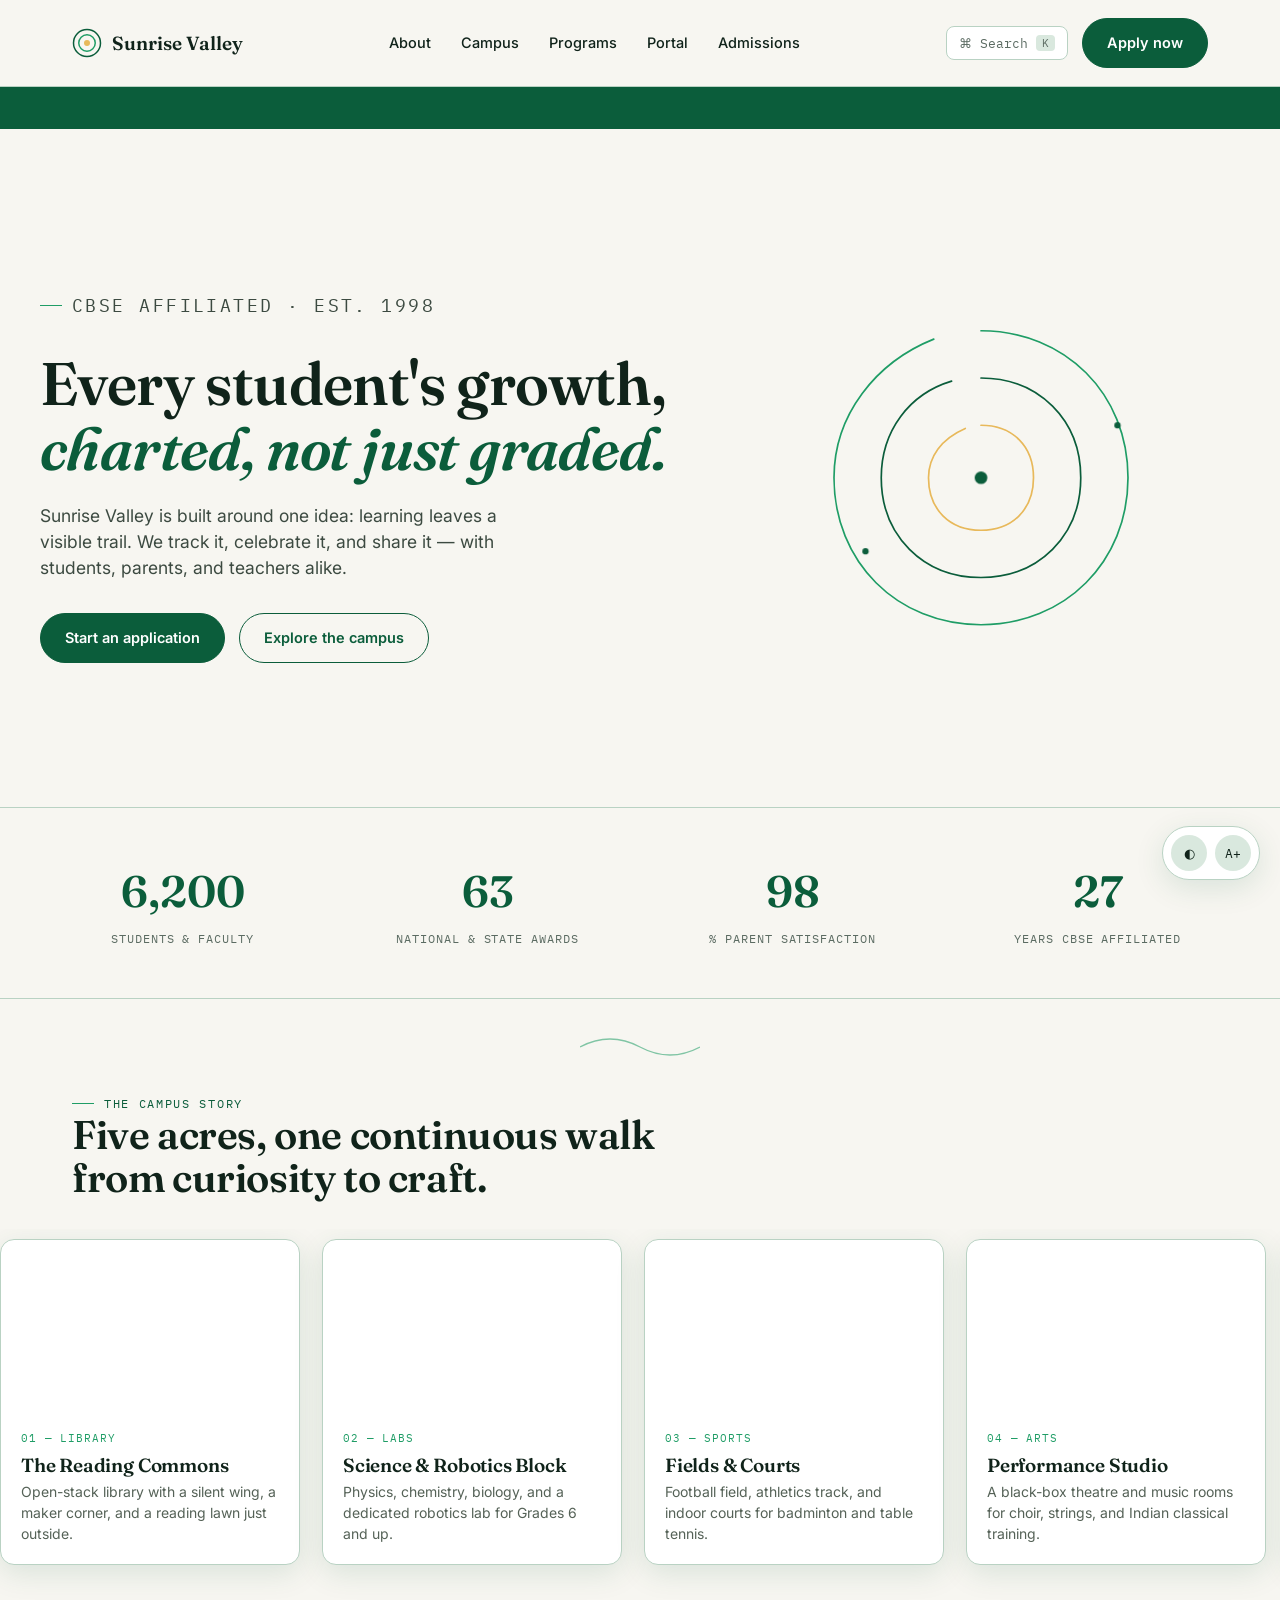
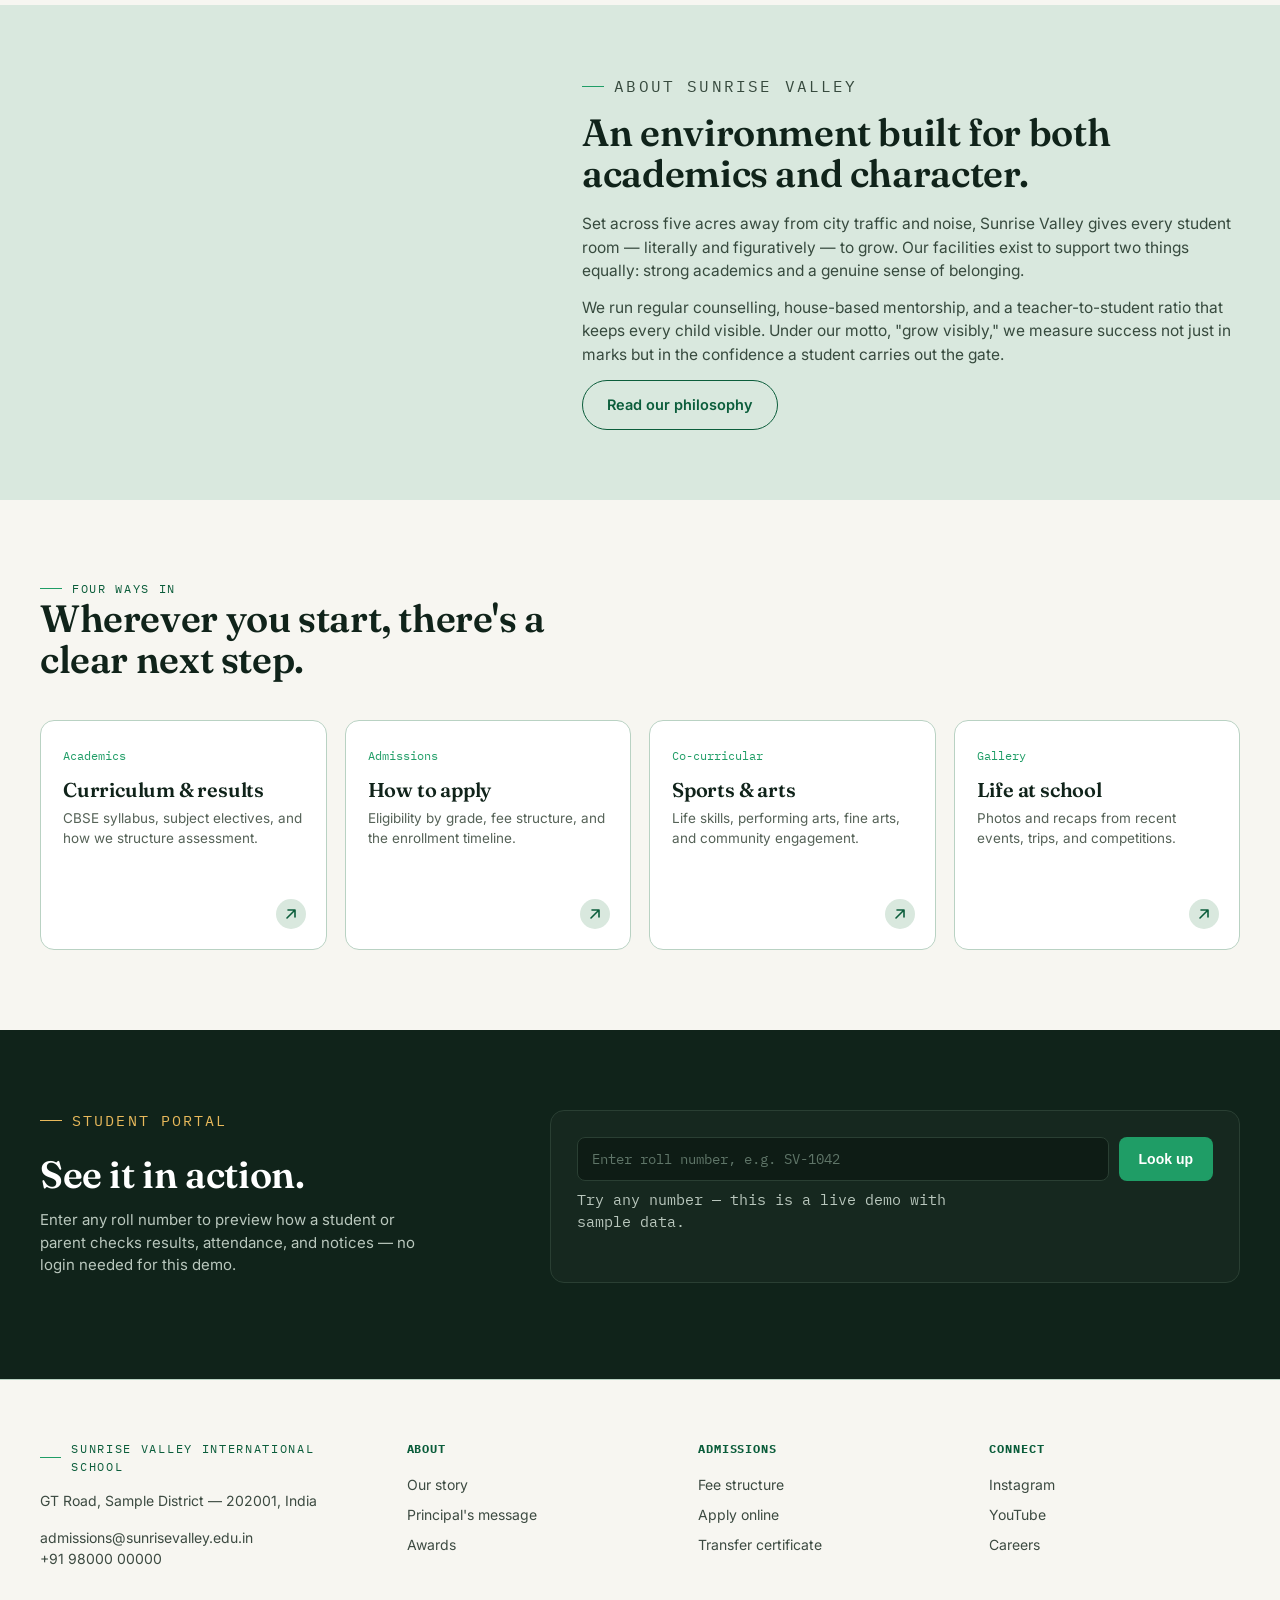
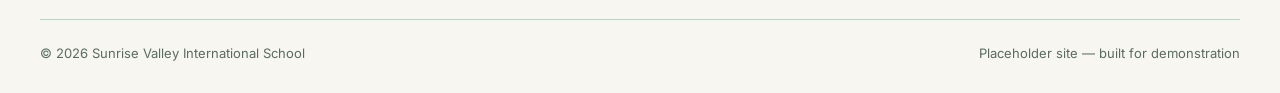
<file: index.html>
<!DOCTYPE html>
<html lang="en">
<head>
<meta charset="UTF-8">
<meta name="viewport" content="width=device-width, initial-scale=1.0">
<title>Sunrise Valley International School</title>
<meta name="description" content="Sunrise Valley International School — where every student's growth is charted, not just graded.">
<link rel="preconnect" href="https://fonts.googleapis.com">
<link href="https://fonts.googleapis.com/css2?family=Fraunces:ital,opsz,wght@0,9..144,300;0,9..144,500;0,9..144,600;0,9..144,700;1,9..144,500&family=Inter:wght@400;500;600;700&family=IBM+Plex+Mono:wght@400;500&display=swap" rel="stylesheet">
<link rel="stylesheet" href="css/style.css">
</head>
<body>

<header>
  <nav>
    <a href="#top" class="logo">
      <svg viewBox="0 0 40 40" fill="none"><circle cx="20" cy="20" r="18" stroke="#0B5D3B" stroke-width="2"/><circle cx="20" cy="20" r="11" stroke="#1F9D66" stroke-width="2"/><circle cx="20" cy="20" r="4" fill="#E8B95B"/></svg>
      Sunrise Valley
    </a>
    <div class="nav-links">
      <a href="#about">About</a>
      <a href="#story">Campus</a>
      <a href="#programs">Programs</a>
      <a href="#portal">Portal</a>
      <a href="#admissions">Admissions</a>
    </div>
    <div class="nav-actions">
      <button class="search-btn" aria-label="Search site"><span>⌘</span> Search <span class="kbd">K</span></button>
      <a href="#admissions" class="btn btn-primary">Apply now</a>
    </div>
  </nav>
</header>

<div class="ticker-bar" role="marquee" aria-label="School announcements">
  <div class="ticker-track">
    <span>Annual Sports Meet begins Aug 4 — parent registration open</span>
    <span>Grade 10 Science Fair submissions due this Friday</span>
    <span>New library wing opens next term</span>
    <span>Admissions for 2026–27 close September 15</span>
    <span>Inter-house Debate Finals — Auditorium, 4 PM Thursday</span>
  </div>
</div>

<section class="hero" id="top">
  <div class="hero-inner">
    <div>
      <p class="eyebrow">CBSE Affiliated · Est. 1998</p>
      <h1>Every student's growth,<br><em>charted, not just graded.</em></h1>
      <p>Sunrise Valley is built around one idea: learning leaves a visible trail. We track it, celebrate it, and share it — with students, parents, and teachers alike.</p>
      <div class="hero-actions">
        <a href="#admissions" class="btn btn-primary">Start an application</a>
        <a href="#story" class="btn btn-ghost">Explore the campus</a>
      </div>
    </div>
    <div class="rings-wrap" aria-hidden="true">
      <svg viewBox="0 0 400 400">
        <path class="ring-path r1" d="M200,60 C280,60 340,120 340,200 C340,280 280,340 200,340 C120,340 60,280 60,200 C60,140 100,90 155,68"/>
        <path class="ring-path r2" d="M200,105 C255,105 295,145 295,200 C295,255 255,295 200,295 C145,295 105,255 105,200 C105,155 132,120 172,108"/>
        <path class="ring-path r3" d="M200,150 C230,150 250,170 250,200 C250,230 230,250 200,250 C170,250 150,230 150,200 C150,180 162,163 185,153"/>
        <circle class="ring-dot" cx="200" cy="200" r="6"/>
        <circle class="ring-dot" cx="330" cy="150" r="3" style="animation-delay:2.4s"/>
        <circle class="ring-dot" cx="90" cy="270" r="3" style="animation-delay:2.6s"/>
      </svg>
    </div>
  </div>
</section>

<section class="stats">
  <div class="stats-grid">
    <div><div class="stat-num" data-count="6200">0</div><div class="stat-label">Students &amp; faculty</div></div>
    <div><div class="stat-num" data-count="63">0</div><div class="stat-label">National &amp; state awards</div></div>
    <div><div class="stat-num" data-count="98">0</div><div class="stat-label">% parent satisfaction</div></div>
    <div><div class="stat-num" data-count="27">0</div><div class="stat-label">Years CBSE affiliated</div></div>
  </div>
</section>

<div class="divider" aria-hidden="true">
  <svg viewBox="0 0 120 24"><path d="M0,12 Q30,-4 60,12 T120,12" fill="none" stroke="#1F9D66" stroke-width="1.4"/></svg>
</div>

<section id="story">
  <div class="story-head">
    <p class="eyebrow">The campus story</p>
    <h2>Five acres, one continuous walk from curiosity to craft.</h2>
  </div>
  <div class="story-rail">
    <div class="story-card">
      <div class="img" style="background-image:url('https://images.unsplash.com/photo-1521587760476-6c12a4b040da?w=500&q=60')"></div>
      <div class="body"><p class="tag">01 — Library</p><h3>The Reading Commons</h3><p>Open-stack library with a silent wing, a maker corner, and a reading lawn just outside.</p></div>
    </div>
    <div class="story-card">
      <div class="img" style="background-image:url('https://images.unsplash.com/photo-1554475901-4538ddfbccc2?w=500&q=60')"></div>
      <div class="body"><p class="tag">02 — Labs</p><h3>Science &amp; Robotics Block</h3><p>Physics, chemistry, biology, and a dedicated robotics lab for Grades 6 and up.</p></div>
    </div>
    <div class="story-card">
      <div class="img" style="background-image:url('https://images.unsplash.com/photo-1461896836934-ffe607ba8211?w=500&q=60')"></div>
      <div class="body"><p class="tag">03 — Sports</p><h3>Fields &amp; Courts</h3><p>Football field, athletics track, and indoor courts for badminton and table tennis.</p></div>
    </div>
    <div class="story-card">
      <div class="img" style="background-image:url('https://images.unsplash.com/photo-1513364776144-60967b0f800f?w=500&q=60')"></div>
      <div class="body"><p class="tag">04 — Arts</p><h3>Performance Studio</h3><p>A black-box theatre and music rooms for choir, strings, and Indian classical training.</p></div>
    </div>
    <div class="story-card">
      <div class="img" style="background-image:url('https://images.unsplash.com/photo-1580582932707-520aed937b7b?w=500&q=60')"></div>
      <div class="body"><p class="tag">05 — Grounds</p><h3>The Reading Lawn</h3><p>Shaded outdoor seating where classes move outside on clear mornings.</p></div>
    </div>
  </div>
</section>

<section class="about" id="about">
  <div class="about-grid">
    <div class="about-photos" aria-hidden="true">
      <div style="background-image:url('https://images.unsplash.com/photo-1580582932707-520aed937b7b?w=500&q=60')"></div>
      <div style="background-image:url('https://images.unsplash.com/photo-1509062522246-3755977927d7?w=500&q=60')"></div>
    </div>
    <div>
      <p class="eyebrow">About Sunrise Valley</p>
      <h2>An environment built for both academics and character.</h2>
      <p>Set across five acres away from city traffic and noise, Sunrise Valley gives every student room — literally and figuratively — to grow. Our facilities exist to support two things equally: strong academics and a genuine sense of belonging.</p>
      <p>We run regular counselling, house-based mentorship, and a teacher-to-student ratio that keeps every child visible. Under our motto, "grow visibly," we measure success not just in marks but in the confidence a student carries out the gate.</p>
      <a href="#programs" class="btn btn-ghost">Read our philosophy</a>
    </div>
  </div>
</section>

<section class="programs" id="programs">
  <div class="programs-head">
    <p class="eyebrow">Four ways in</p>
    <h2>Wherever you start, there's a clear next step.</h2>
  </div>
  <div class="programs-grid">
    <a href="#" class="prog-card">
      <div><p class="num">Academics</p><h3>Curriculum &amp; results</h3><p>CBSE syllabus, subject electives, and how we structure assessment.</p></div>
      <div class="arrow" aria-hidden="true"><svg width="14" height="14" viewBox="0 0 14 14"><path d="M3 11L11 3M11 3H4M11 3V10" stroke="#0B5D3B" stroke-width="1.6" stroke-linecap="round" stroke-linejoin="round"/></svg></div>
    </a>
    <a href="#admissions" class="prog-card">
      <div><p class="num">Admissions</p><h3>How to apply</h3><p>Eligibility by grade, fee structure, and the enrollment timeline.</p></div>
      <div class="arrow" aria-hidden="true"><svg width="14" height="14" viewBox="0 0 14 14"><path d="M3 11L11 3M11 3H4M11 3V10" stroke="#0B5D3B" stroke-width="1.6" stroke-linecap="round" stroke-linejoin="round"/></svg></div>
    </a>
    <a href="#" class="prog-card">
      <div><p class="num">Co-curricular</p><h3>Sports &amp; arts</h3><p>Life skills, performing arts, fine arts, and community engagement.</p></div>
      <div class="arrow" aria-hidden="true"><svg width="14" height="14" viewBox="0 0 14 14"><path d="M3 11L11 3M11 3H4M11 3V10" stroke="#0B5D3B" stroke-width="1.6" stroke-linecap="round" stroke-linejoin="round"/></svg></div>
    </a>
    <a href="#" class="prog-card">
      <div><p class="num">Gallery</p><h3>Life at school</h3><p>Photos and recaps from recent events, trips, and competitions.</p></div>
      <div class="arrow" aria-hidden="true"><svg width="14" height="14" viewBox="0 0 14 14"><path d="M3 11L11 3M11 3H4M11 3V10" stroke="#0B5D3B" stroke-width="1.6" stroke-linecap="round" stroke-linejoin="round"/></svg></div>
    </a>
  </div>
</section>

<section class="portal" id="portal">
  <div class="portal-inner">
    <div>
      <p class="eyebrow">Student portal</p>
      <h2>See it in action.</h2>
      <p>Enter any roll number to preview how a student or parent checks results, attendance, and notices — no login needed for this demo.</p>
    </div>
    <div class="portal-panel">
      <form class="portal-form" id="portalForm">
        <input type="text" id="rollInput" placeholder="Enter roll number, e.g. SV-1042" aria-label="Roll number">
        <button type="submit">Look up</button>
      </form>
      <p class="portal-hint">Try any number — this is a live demo with sample data.</p>
      <div class="portal-result" id="portalResult">
        <div class="result-row"><span>Student</span><strong id="rStudent">—</strong></div>
        <div class="result-row"><span>Attendance</span><strong id="rAttendance">—</strong></div>
        <div class="result-row"><span>Mathematics</span><div class="bar-track"><div class="bar-fill" id="bar1"></div></div><strong id="v1">—</strong></div>
        <div class="result-row"><span>Science</span><div class="bar-track"><div class="bar-fill" id="bar2"></div></div><strong id="v2">—</strong></div>
        <div class="result-row"><span>English</span><div class="bar-track"><div class="bar-fill" id="bar3"></div></div><strong id="v3">—</strong></div>
      </div>
    </div>
  </div>
</section>

<footer id="admissions">
  <div class="footer-grid">
    <div>
      <p class="eyebrow" style="margin-bottom:14px;">Sunrise Valley International School</p>
      <p style="font-size:14px; color:#3c4a41; max-width:280px; margin-bottom:16px;">GT Road, Sample District — 202001, India</p>
      <p style="font-size:14px; color:#3c4a41;">admissions@sunrisevalley.edu.in<br>+91 98000 00000</p>
    </div>
    <div>
      <h4>About</h4>
      <ul><li><a href="#about">Our story</a></li><li><a href="#">Principal's message</a></li><li><a href="#">Awards</a></li></ul>
    </div>
    <div>
      <h4>Admissions</h4>
      <ul><li><a href="#">Fee structure</a></li><li><a href="#">Apply online</a></li><li><a href="#">Transfer certificate</a></li></ul>
    </div>
    <div>
      <h4>Connect</h4>
      <ul><li><a href="#">Instagram</a></li><li><a href="#">YouTube</a></li><li><a href="#">Careers</a></li></ul>
    </div>
  </div>
  <div class="footer-bottom">
    <span>© 2026 Sunrise Valley International School</span>
    <span>Placeholder site — built for demonstration</span>
  </div>
</footer>

<div class="a11y-toolbar">
  <button id="darkToggle" aria-label="Toggle dark mode" title="Dark mode">◐</button>
  <button id="textToggle" aria-label="Toggle larger text" title="Larger text">A+</button>
</div>

<script src="js/main.js"></script>

</body>
</html>
</file>
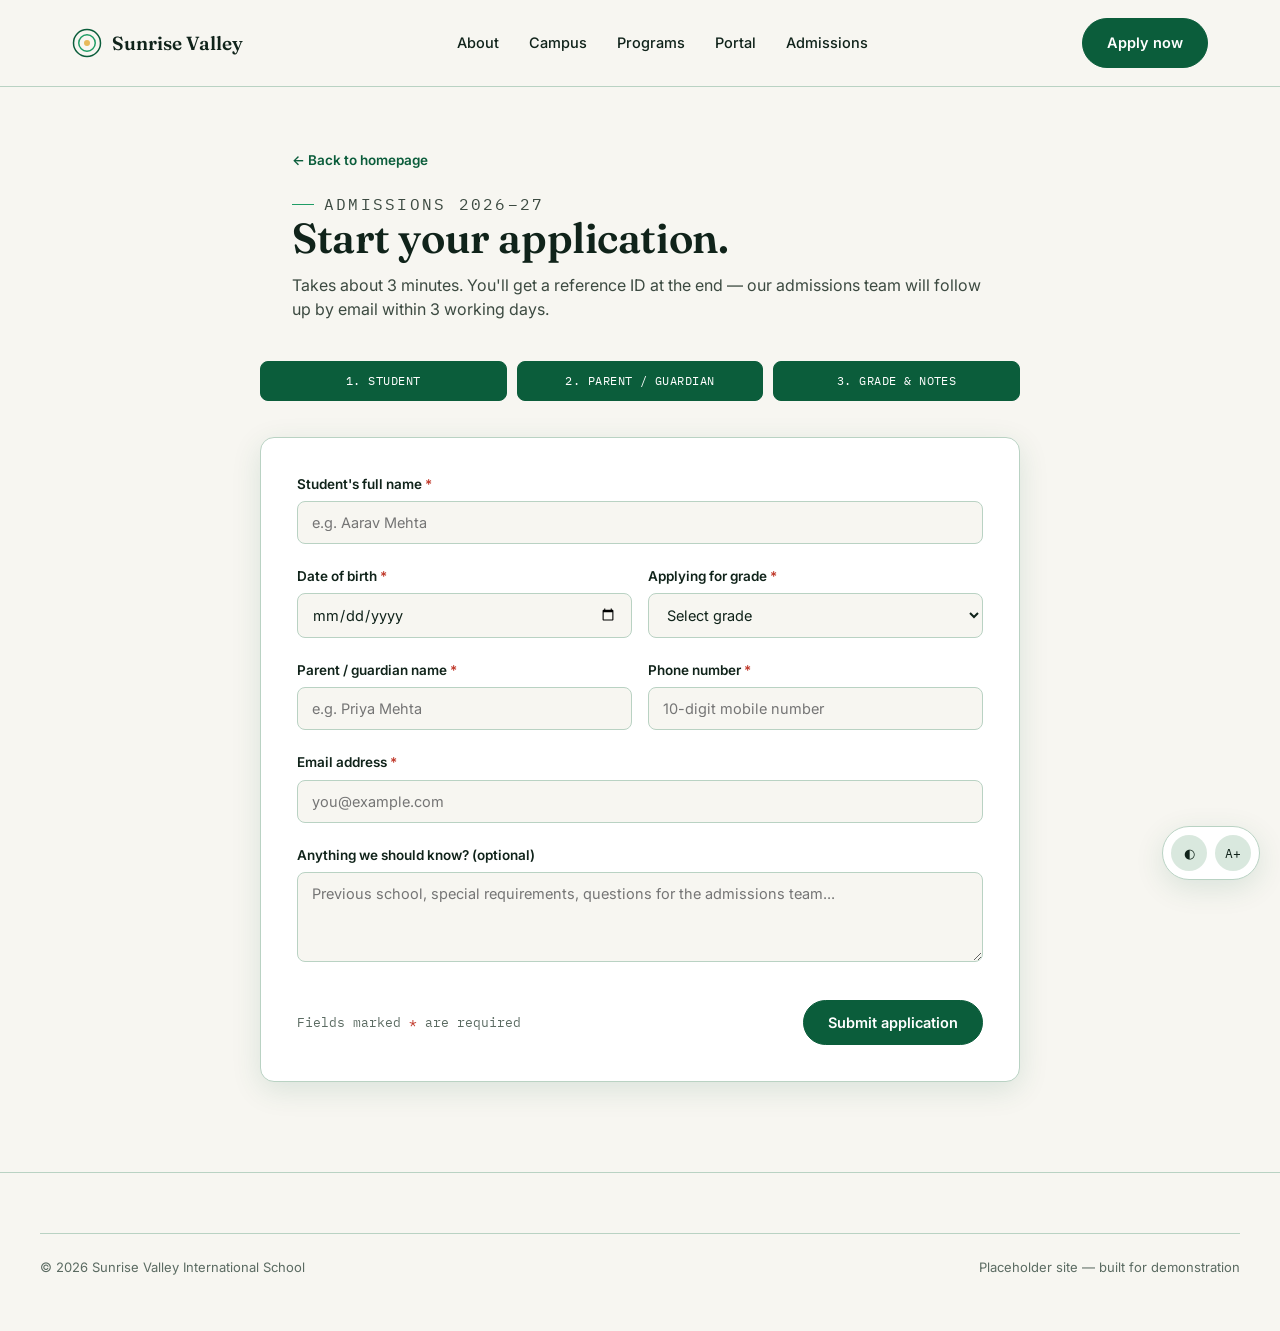
<file: admission.html>
<!DOCTYPE html>
<html lang="en">
<head>
<meta charset="UTF-8">
<meta name="viewport" content="width=device-width, initial-scale=1.0">
<title>Apply — Sunrise Valley International School</title>
<meta name="description" content="Start your admission application to Sunrise Valley International School.">
<link rel="preconnect" href="https://fonts.googleapis.com">
<link href="https://fonts.googleapis.com/css2?family=Fraunces:ital,opsz,wght@0,9..144,300;0,9..144,500;0,9..144,600;0,9..144,700;1,9..144,500&family=Inter:wght@400;500;600;700&family=IBM+Plex+Mono:wght@400;500&display=swap" rel="stylesheet">
<link rel="stylesheet" href="css/style.css">
<style>
  .apply-hero{padding:60px 32px 20px;}
  .apply-hero .wrap{max-width:760px; margin:0 auto;}
  .apply-hero h1{font-size:clamp(30px,4vw,42px); margin-bottom:12px;}
  .apply-hero p{color:#3c4a41; font-size:16px;}
  .back-link{display:inline-flex; align-items:center; gap:6px; font-size:13.5px; color:var(--emerald-deep); font-weight:600; margin-bottom:22px;}

  .apply-section{padding:20px 32px 90px;}
  .apply-wrap{max-width:760px; margin:0 auto;}

  .steps{display:flex; gap:10px; margin-bottom:36px;}
  .step-chip{flex:1; text-align:center; font-family:var(--font-mono); font-size:11.5px; letter-spacing:.04em; text-transform:uppercase;
    padding:10px 6px; border-radius:8px; background:var(--sage); color:#5b6b62; border:1px solid var(--sage-line);}
  .step-chip.active{background:var(--emerald-deep); color:white; border-color:var(--emerald-deep);}

  .form-card{background:var(--white); border:1px solid var(--sage-line); border-radius:var(--radius); padding:36px; box-shadow:var(--shadow);}
  .field-group{margin-bottom:22px;}
  .field-row{display:grid; grid-template-columns:1fr 1fr; gap:16px;}
  label{display:block; font-size:13.5px; font-weight:600; margin-bottom:7px; color:var(--ink);}
  .req{color:#c0392b;}
  input, select, textarea{
    width:100%; padding:12px 14px; border-radius:8px; border:1.5px solid var(--sage-line);
    background:var(--paper); font-family:var(--font-body); font-size:14.5px; color:var(--ink);
    transition:border-color .2s ease;
  }
  input:focus, select:focus, textarea:focus{border-color:var(--emerald); outline:none;}
  textarea{resize:vertical; min-height:90px;}
  .error-msg{font-size:12.5px; color:#c0392b; margin-top:6px; display:none; font-family:var(--font-mono);}
  .field-group.invalid input, .field-group.invalid select{border-color:#c0392b;}
  .field-group.invalid .error-msg{display:block;}
  @media (max-width:600px){ .field-row{grid-template-columns:1fr;} .form-card{padding:24px;} }

  .form-actions{display:flex; justify-content:space-between; align-items:center; margin-top:32px;}
  .form-note{font-size:12.5px; color:#5b6b62; font-family:var(--font-mono);}

  /* success state */
  .success-card{display:none; text-align:center; padding:60px 36px;}
  .success-card.show{display:block; animation:fadein .5s ease;}
  .success-icon{width:64px; height:64px; border-radius:50%; background:var(--sage); display:flex; align-items:center; justify-content:center; margin:0 auto 22px;}
  .success-card h2{font-size:26px; margin-bottom:10px;}
  .success-card p{color:#3c4a41; max-width:420px; margin:0 auto 26px;}
  .ref-id{font-family:var(--font-mono); background:var(--sage); display:inline-block; padding:8px 16px; border-radius:8px; font-size:14px; margin-bottom:26px;}
  @keyframes fadein{ from{opacity:0; transform:translateY(8px);} to{opacity:1; transform:translateY(0);} }
</style>
</head>
<body>

<header>
  <nav>
    <a href="index.html" class="logo">
      <svg viewBox="0 0 40 40" fill="none"><circle cx="20" cy="20" r="18" stroke="#0B5D3B" stroke-width="2"/><circle cx="20" cy="20" r="11" stroke="#1F9D66" stroke-width="2"/><circle cx="20" cy="20" r="4" fill="#E8B95B"/></svg>
      Sunrise Valley
    </a>
    <div class="nav-links">
      <a href="index.html#about">About</a>
      <a href="index.html#story">Campus</a>
      <a href="index.html#programs">Programs</a>
      <a href="index.html#portal">Portal</a>
      <a href="admission.html">Admissions</a>
    </div>
    <div class="nav-actions">
      <a href="admission.html" class="btn btn-primary">Apply now</a>
    </div>
  </nav>
</header>

<section class="apply-hero">
  <div class="wrap">
    <a href="index.html" class="back-link">← Back to homepage</a>
    <p class="eyebrow">Admissions 2026–27</p>
    <h1>Start your application.</h1>
    <p>Takes about 3 minutes. You'll get a reference ID at the end — our admissions team will follow up by email within 3 working days.</p>
  </div>
</section>

<section class="apply-section">
  <div class="apply-wrap">

    <div class="steps" aria-hidden="true">
      <div class="step-chip active">1. Student</div>
      <div class="step-chip active">2. Parent / Guardian</div>
      <div class="step-chip active">3. Grade &amp; Notes</div>
    </div>

    <div class="form-card" id="formCard">
      <form id="admissionForm" novalidate>

        <div class="field-group" id="group-studentName">
          <label for="studentName">Student's full name <span class="req">*</span></label>
          <input type="text" id="studentName" name="studentName" placeholder="e.g. Aarav Mehta">
          <p class="error-msg">Please enter the student's full name.</p>
        </div>

        <div class="field-row">
          <div class="field-group" id="group-dob">
            <label for="dob">Date of birth <span class="req">*</span></label>
            <input type="date" id="dob" name="dob">
            <p class="error-msg">Please enter a date of birth.</p>
          </div>
          <div class="field-group" id="group-grade">
            <label for="grade">Applying for grade <span class="req">*</span></label>
            <select id="grade" name="grade">
              <option value="">Select grade</option>
              <option>Nursery</option>
              <option>Grade 1</option><option>Grade 2</option><option>Grade 3</option>
              <option>Grade 4</option><option>Grade 5</option><option>Grade 6</option>
              <option>Grade 7</option><option>Grade 8</option><option>Grade 9</option>
              <option>Grade 10</option>
            </select>
            <p class="error-msg">Please select a grade.</p>
          </div>
        </div>

        <div class="field-row">
          <div class="field-group" id="group-parentName">
            <label for="parentName">Parent / guardian name <span class="req">*</span></label>
            <input type="text" id="parentName" name="parentName" placeholder="e.g. Priya Mehta">
            <p class="error-msg">Please enter a parent or guardian name.</p>
          </div>
          <div class="field-group" id="group-phone">
            <label for="phone">Phone number <span class="req">*</span></label>
            <input type="tel" id="phone" name="phone" placeholder="10-digit mobile number">
            <p class="error-msg">Please enter a valid 10-digit phone number.</p>
          </div>
        </div>

        <div class="field-group" id="group-email">
          <label for="email">Email address <span class="req">*</span></label>
          <input type="email" id="email" name="email" placeholder="you@example.com">
          <p class="error-msg">Please enter a valid email address.</p>
        </div>

        <div class="field-group">
          <label for="notes">Anything we should know? (optional)</label>
          <textarea id="notes" name="notes" placeholder="Previous school, special requirements, questions for the admissions team..."></textarea>
        </div>

        <div class="form-actions">
          <p class="form-note">Fields marked <span class="req">*</span> are required</p>
          <button type="submit" class="btn btn-primary">Submit application</button>
        </div>
      </form>
    </div>

    <div class="success-card" id="successCard">
      <div class="success-icon">
        <svg width="30" height="30" viewBox="0 0 24 24" fill="none"><path d="M5 13l4 4L19 7" stroke="#0B5D3B" stroke-width="2.5" stroke-linecap="round" stroke-linejoin="round"/></svg>
      </div>
      <h2>Application received.</h2>
      <p id="successMsg">Thank you — we've logged your application. Our admissions team will reach out by email within 3 working days.</p>
      <div class="ref-id" id="refId">REF-000000</div>
      <div>
        <a href="index.html" class="btn btn-ghost">Back to homepage</a>
      </div>
    </div>

  </div>
</section>

<footer>
  <div class="footer-bottom" style="max-width:1200px; margin:0 auto; padding:24px 0;">
    <span>© 2026 Sunrise Valley International School</span>
    <span>Placeholder site — built for demonstration</span>
  </div>
</footer>

<div class="a11y-toolbar">
  <button id="darkToggle" aria-label="Toggle dark mode" title="Dark mode">◐</button>
  <button id="textToggle" aria-label="Toggle larger text" title="Larger text">A+</button>
</div>

<script src="js/main.js"></script>
<script src="js/admission.js"></script>
</body>
</html>
</file>
<file: css/style.css>
:root{
    --emerald-deep:#0B5D3B;
    --emerald:#1F9D66;
    --paper:#F7F6F1;
    --ink:#10231A;
    --gold:#E8B95B;
    --sage:#D9E8DE;
    --sage-line:#B9D2C3;
    --white:#FFFFFF;
    --shadow: 0 8px 30px rgba(11,93,59,0.12);
    --radius: 14px;
    --font-display:'Fraunces', serif;
    --font-body:'Inter', sans-serif;
    --font-mono:'IBM Plex Mono', monospace;
  }
  *{box-sizing:border-box; margin:0; padding:0;}
  html{scroll-behavior:smooth;}
  body{
    background:var(--paper);
    color:var(--ink);
    font-family:var(--font-body);
    line-height:1.5;
    -webkit-font-smoothing:antialiased;
  }
  a{color:inherit; text-decoration:none;}
  img{max-width:100%; display:block;}
  .wrap{max-width:1200px; margin:0 auto; padding:0 32px;}
  h1,h2,h3{font-family:var(--font-display); font-weight:600; line-height:1.08; letter-spacing:-0.01em;}
  .eyebrow{
    font-family:var(--font-mono);
    font-size:12px;
    letter-spacing:0.14em;
    text-transform:uppercase;
    color:var(--emerald-deep);
    display:flex; align-items:center; gap:10px;
  }
  .eyebrow::before{content:''; width:22px; height:1px; background:var(--emerald); display:inline-block;}
  .btn{
    display:inline-flex; align-items:center; gap:8px;
    font-family:var(--font-body); font-weight:600; font-size:14.5px;
    padding:13px 24px; border-radius:999px;
    border:1.5px solid var(--emerald-deep);
    cursor:pointer; transition:all .25s ease;
  }
  .btn-primary{background:var(--emerald-deep); color:var(--white);}
  .btn-primary:hover{background:var(--ink); border-color:var(--ink); transform:translateY(-1px);}
  .btn-ghost{background:transparent; color:var(--emerald-deep);}
  .btn-ghost:hover{background:var(--sage);}
  :focus-visible{outline:2.5px solid var(--gold); outline-offset:3px;}
  @media (prefers-reduced-motion: reduce){
    *{animation-duration:0.001ms !important; animation-iteration-count:1 !important; transition-duration:0.001ms !important; scroll-behavior:auto !important;}
  }

  /* ---------- NAV ---------- */
  header{position:sticky; top:0; z-index:100; background:rgba(247,246,241,0.92); backdrop-filter:blur(10px); border-bottom:1px solid var(--sage-line);}
  nav{display:flex; align-items:center; justify-content:space-between; padding:18px 32px; max-width:1200px; margin:0 auto;}
  .logo{display:flex; align-items:center; gap:10px; font-family:var(--font-display); font-weight:600; font-size:19px;}
  .logo svg{width:30px; height:30px;}
  .nav-links{display:flex; gap:30px; font-size:14.5px; font-weight:500;}
  .nav-links a{position:relative; padding:4px 0; color:var(--ink);}
  .nav-links a::after{content:''; position:absolute; left:0; bottom:0; width:0; height:1.5px; background:var(--emerald-deep); transition:width .2s ease;}
  .nav-links a:hover::after{width:100%;}
  .nav-actions{display:flex; align-items:center; gap:14px;}
  .search-btn{
    display:flex; align-items:center; gap:8px;
    font-family:var(--font-mono); font-size:12.5px; color:#5b6b62;
    border:1px solid var(--sage-line); border-radius:8px; padding:8px 12px;
    background:var(--white); cursor:pointer;
  }
  .kbd{font-family:var(--font-mono); font-size:11px; background:var(--sage); padding:1px 6px; border-radius:4px;}
  @media (max-width:900px){ .nav-links{display:none;} }

  /* ---------- TICKER ---------- */
  .ticker-bar{background:var(--emerald-deep); color:var(--white); overflow:hidden; white-space:nowrap; padding:9px 0;}
  .ticker-track{display:inline-flex; gap:60px; animation:ticker 28s linear infinite; padding-left:100%;}
  .ticker-track span{font-family:var(--font-mono); font-size:12.5px; letter-spacing:0.02em; display:inline-flex; align-items:center; gap:10px;}
  .ticker-track span::before{content:'●'; color:var(--gold); font-size:8px;}
  @keyframes ticker{ from{transform:translateX(0);} to{transform:translateX(-100%);} }

  /* ---------- HERO ---------- */
  .hero{position:relative; padding:90px 32px 70px; overflow:hidden;}
  .hero-inner{max-width:1200px; margin:0 auto; display:grid; grid-template-columns:1.1fr 0.9fr; gap:50px; align-items:center;}
  .hero h1{font-size:clamp(38px, 5vw, 60px); margin-bottom:22px;}
  .hero h1 em{font-style:italic; color:var(--emerald-deep);}
  .hero p{font-size:17.5px; color:#3c4a41; max-width:460px; margin-bottom:32px;}
  .hero-actions{display:flex; gap:14px; flex-wrap:wrap;}
  .rings-wrap{position:relative; aspect-ratio:1/1; display:flex; align-items:center; justify-content:center;}
  .rings-wrap svg{width:100%; height:100%; max-width:420px;}
  .ring-path{fill:none; stroke:var(--emerald); stroke-width:1.6; stroke-linecap:round;
    stroke-dasharray:1400; stroke-dashoffset:1400; animation:draw 2.6s ease forwards;}
  .ring-path.r2{stroke:var(--emerald-deep); animation-delay:.3s;}
  .ring-path.r3{stroke:var(--gold); animation-delay:.6s;}
  .ring-path.r4{stroke:var(--sage-line); animation-delay:.9s;}
  .ring-dot{fill:var(--emerald-deep); opacity:0; animation:fadein 1s ease forwards 2.2s;}
  @keyframes draw{ to{stroke-dashoffset:0;} }
  @keyframes fadein{ to{opacity:1;} }

  /* ---------- STATS ---------- */
  .stats{padding:50px 32px; border-top:1px solid var(--sage-line); border-bottom:1px solid var(--sage-line);}
  .stats-grid{max-width:1200px; margin:0 auto; display:grid; grid-template-columns:repeat(4,1fr); gap:20px; text-align:center;}
  .stat-num{font-family:var(--font-display); font-size:clamp(30px,4vw,44px); color:var(--emerald-deep); font-weight:600;}
  .stat-label{font-family:var(--font-mono); font-size:12px; text-transform:uppercase; letter-spacing:.08em; color:#5b6b62; margin-top:6px;}
  @media (max-width:800px){ .stats-grid{grid-template-columns:repeat(2,1fr);} }

  /* ---------- SECTION DIVIDER ---------- */
  .divider{display:flex; align-items:center; justify-content:center; padding:36px 0;}
  .divider svg{width:120px; height:24px; opacity:.55;}

  /* ---------- CAMPUS STORY (scroll-snap) ---------- */
  .story-head{max-width:1200px; margin:0 auto; padding:0 32px 30px;}
  .story-head h2{font-size:clamp(28px,3.4vw,40px); max-width:620px;}
  .story-rail{
    display:flex; gap:22px; overflow-x:auto; padding:10px 32px 40px;
    scroll-snap-type:x mandatory; scrollbar-width:thin; scrollbar-color:var(--emerald) var(--sage);
  }
  .story-card{
    scroll-snap-align:start; flex:0 0 300px; background:var(--white); border-radius:var(--radius);
    box-shadow:var(--shadow); overflow:hidden; border:1px solid var(--sage-line);
    transition:transform .3s ease;
  }
  .story-card:hover{transform:translateY(-5px);}
  .story-card .img{height:170px; background-size:cover; background-position:center;}
  .story-card .body{padding:20px;}
  .story-card .tag{font-family:var(--font-mono); font-size:11px; color:var(--emerald); text-transform:uppercase; letter-spacing:.08em;}
  .story-card h3{font-size:19px; margin:8px 0 6px; font-weight:600;}
  .story-card p{font-size:14px; color:#556257;}

  /* ---------- ABOUT ---------- */
  .about{padding:70px 32px; background:var(--sage);}
  .about-grid{max-width:1200px; margin:0 auto; display:grid; grid-template-columns:0.85fr 1.15fr; gap:56px; align-items:start;}
  .about h2{font-size:clamp(28px,3.4vw,38px); margin-bottom:18px;}
  .about p{color:#374a3e; margin-bottom:14px; font-size:15.5px;}
  .about-photos{display:grid; grid-template-columns:1fr 1fr; gap:12px;}
  .about-photos div{border-radius:10px; aspect-ratio:4/5; background-size:cover; background-position:center;}
  .about-photos div:nth-child(2){margin-top:26px;}
  @media (max-width:850px){ .about-grid{grid-template-columns:1fr;} }

  /* ---------- PROGRAMS ---------- */
  .programs{padding:80px 32px;}
  .programs-head{max-width:1200px; margin:0 auto 40px;}
  .programs-head h2{font-size:clamp(28px,3.4vw,38px); max-width:560px;}
  .programs-grid{max-width:1200px; margin:0 auto; display:grid; grid-template-columns:repeat(4,1fr); gap:18px;}
  .prog-card{
    position:relative; border-radius:var(--radius); padding:26px 22px; min-height:230px;
    background:var(--white); border:1px solid var(--sage-line); overflow:hidden;
    display:flex; flex-direction:column; justify-content:space-between; cursor:pointer;
    transition:border-color .3s ease, transform .3s ease;
  }
  .prog-card:hover{transform:translateY(-6px); border-color:var(--emerald);}
  .prog-card .num{font-family:var(--font-mono); font-size:12px; color:var(--emerald);}
  .prog-card h3{font-size:20px; margin:14px 0 8px;}
  .prog-card p{font-size:13.5px; color:#556257;}
  .prog-card .arrow{
    position:absolute; right:20px; bottom:20px; width:30px; height:30px; border-radius:50%;
    background:var(--sage); display:flex; align-items:center; justify-content:center;
    transition:background .3s ease, transform .3s ease;
  }
  .prog-card:hover .arrow{background:var(--emerald-deep); transform:rotate(45deg);}
  .prog-card:hover .arrow svg path{stroke:white;}
  @media (max-width:900px){ .programs-grid{grid-template-columns:1fr 1fr;} }
  @media (max-width:560px){ .programs-grid{grid-template-columns:1fr;} }

  /* ---------- PORTAL DEMO ---------- */
  .portal{padding:80px 32px; background:var(--ink); color:var(--white);}
  .portal-inner{max-width:1200px; margin:0 auto; display:grid; grid-template-columns:0.8fr 1.2fr; gap:50px; align-items:start;}
  .portal h2{color:var(--white); font-size:clamp(28px,3.4vw,38px); margin-bottom:14px;}
  .portal p{color:#b9c7bd; font-size:15px; margin-bottom:22px; max-width:400px;}
  .portal .eyebrow{color:var(--gold);}
  .portal .eyebrow::before{background:var(--gold);}
  .portal-panel{background:#16281f; border:1px solid #2a3f33; border-radius:var(--radius); padding:26px;}
  .portal-form{display:flex; gap:10px; margin-bottom:22px;}
  .portal-form input{
    flex:1; padding:12px 14px; border-radius:8px; border:1px solid #2a3f33;
    background:#0e1c15; color:var(--white); font-family:var(--font-mono); font-size:14px;
  }
  .portal-form input::placeholder{color:#5f7568;}
  .portal-form button{
    padding:12px 20px; border-radius:8px; border:none; background:var(--emerald);
    color:var(--white); font-weight:600; cursor:pointer; font-size:14px;
  }
  .portal-form button:hover{background:var(--gold); color:var(--ink);}
  .portal-hint{font-family:var(--font-mono); font-size:11.5px; color:#5f7568; margin-top:-14px; margin-bottom:22px;}
  .portal-result{display:none;}
  .portal-result.show{display:block; animation:fadein .5s ease;}
  .result-row{display:flex; justify-content:space-between; align-items:center; padding:11px 0; border-bottom:1px solid #223228; font-size:14px;}
  .result-row:last-child{border-bottom:none;}
  .bar-track{flex:1; max-width:200px; height:7px; background:#223228; border-radius:6px; margin:0 14px; overflow:hidden;}
  .bar-fill{height:100%; background:linear-gradient(90deg, var(--emerald), var(--gold)); width:0; border-radius:6px; transition:width 1s cubic-bezier(.2,.8,.2,1);}

  /* ---------- FOOTER ---------- */
  footer{padding:60px 32px 30px; border-top:1px solid var(--sage-line);}
  .footer-grid{max-width:1200px; margin:0 auto; display:grid; grid-template-columns:1.3fr 1fr 1fr 1fr; gap:40px; margin-bottom:50px;}
  .footer-grid h4{font-family:var(--font-mono); font-size:12px; text-transform:uppercase; letter-spacing:.08em; color:var(--emerald-deep); margin-bottom:16px;}
  .footer-grid ul{list-style:none;}
  .footer-grid li{margin-bottom:9px; font-size:14px; color:#3c4a41;}
  .footer-grid li a:hover{color:var(--emerald-deep);}
  .footer-bottom{max-width:1200px; margin:0 auto; display:flex; justify-content:space-between; align-items:center; padding-top:24px; border-top:1px solid var(--sage-line); font-size:13px; color:#5b6b62; flex-wrap:wrap; gap:12px;}
  @media (max-width:800px){ .footer-grid{grid-template-columns:1fr 1fr;} }

  /* ---------- DARK MODE ---------- */
  body.dark{--paper:#0E1712; --ink:#EDF3EF; --sage:#16241C; --sage-line:#243830; --white:#152019;}
  body.dark .about{background:var(--sage);}
  body.dark .story-card, body.dark .prog-card{background:#152019;}
  body.dark .portal{background:#050B08;}
  body.dark header{background:rgba(14,23,18,0.9);}

  /* ---------- ACCESS TOOLBAR ---------- */
  .a11y-toolbar{position:fixed; bottom:20px; right:20px; z-index:200; display:flex; gap:8px; background:var(--white); border:1px solid var(--sage-line); border-radius:999px; padding:8px; box-shadow:var(--shadow);}
  .a11y-toolbar button{width:36px; height:36px; border-radius:50%; border:none; background:var(--sage); cursor:pointer; font-family:var(--font-mono); font-size:13px; color:var(--ink); display:flex; align-items:center; justify-content:center;}
  .a11y-toolbar button:hover{background:var(--emerald); color:white;}
  body.big-text{font-size:110%;}
</file>
